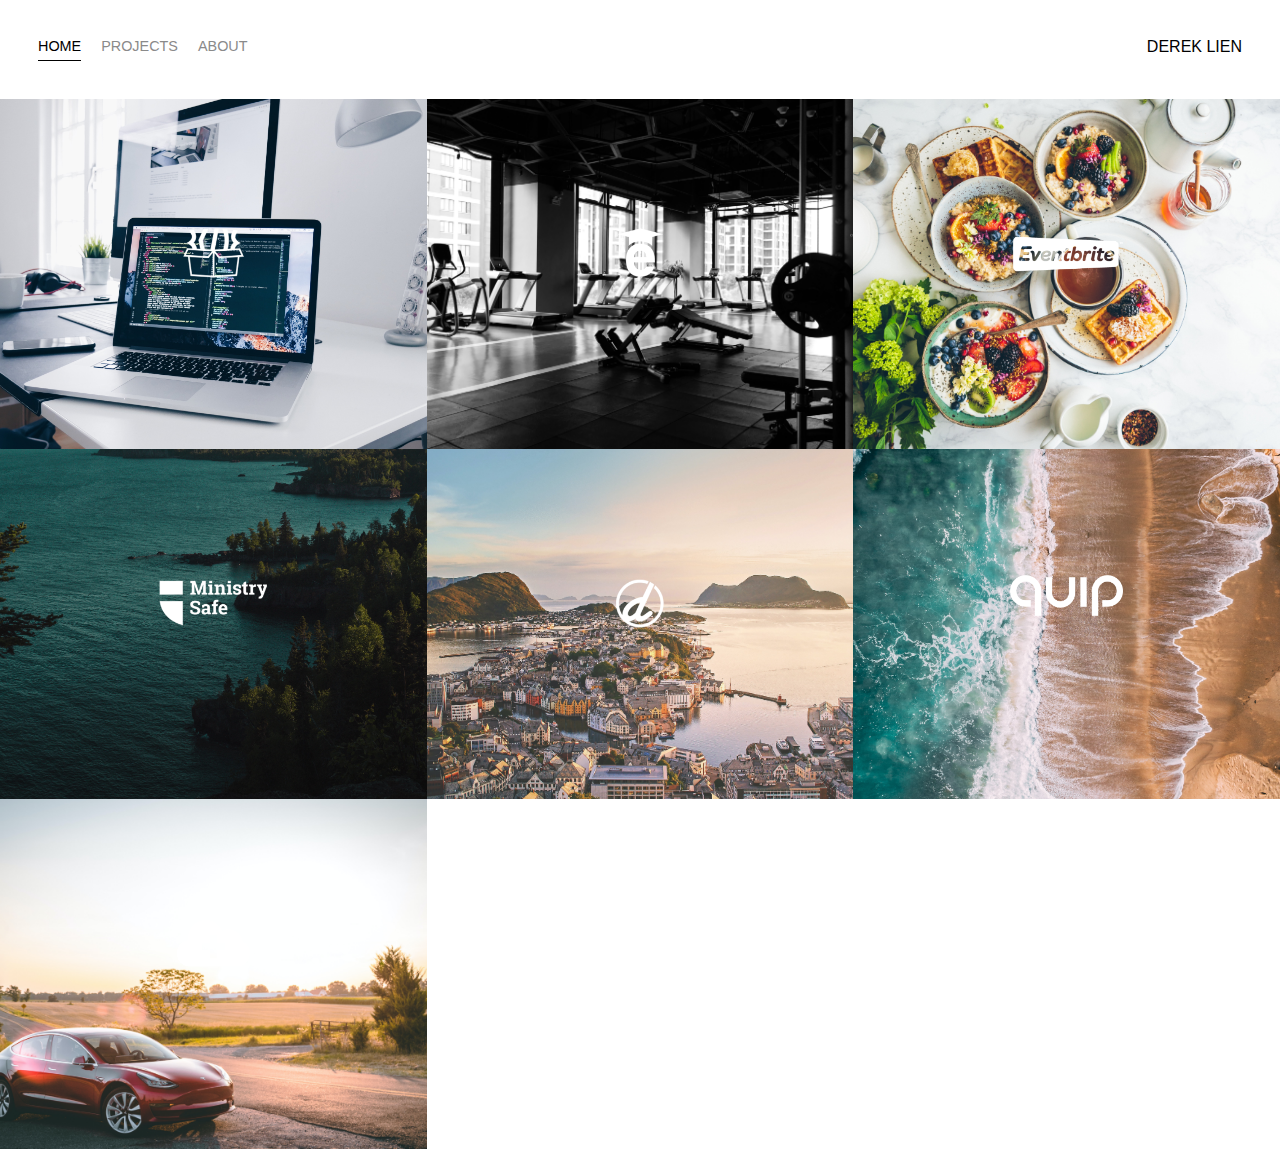
<file: index.html>
<!DOCTYPE html>
<html lang="en">

<head>
    <meta charset="utf-8" />
    <title>Page Title</title>
    <link href="https://fonts.googleapis.com/css2?family=Open+Sans&display=swap" rel="stylesheet">
    <link rel="stylesheet" href="styles.css">
</head>

<body>
    <div class="container">
        <div class="nav-wrapper">
            <div class="left-side">
                <div class="nav-link-wrapper active-nav-link">
                    <a href="index.html">Home</a>
                </div>
                
                <div class="nav-link-wrapper">
                    <a href="projects.html">Projects</a>
                </div>
                
                <div class="nav-link-wrapper">
                    <a href="about.html">About</a>
                </div>
            </div>

            <div class="right-side">
                <div class="class-brand">
                    DEREK LIEN
                </div>
            </div>
        </div>

        <div class="content-wrapper">
            <div class="portfolio-items-wrapper">

                <div class="portfolio-item-wrapper">
                    <div class="portfolio-img-background" style="background-image:url(images/coding.jpg);"></div>
                    <div class="img-text-wrapper">
                        <div class="logo-wrapper">
                            <img src="images/logos/devtrunk.png" alt="">
                        </div>

                        <div class="subtitle">Computer science minor.</div>
                    </div>
                </div>

                <div class="portfolio-item-wrapper">
                    <div class="portfolio-img-background" style="background-image:url(images/fitness.jpg);"></div>
                    <div class="img-text-wrapper">
                        <div class="logo-wrapper">
                            <img src="images/logos/edutechional.png" alt="">
                        </div>

                        <div class="subtitle">Working out and running.</div>
                    </div>
                </div>

                <div class="portfolio-item-wrapper">
                    <div class="portfolio-img-background" style="background-image:url(images/food.jpg);"></div>
                    <div class="img-text-wrapper">
                        <div class="logo-wrapper">
                            <img src="images/logos/eventbrite.png" alt="">
                        </div>

                        <div class="subtitle">Cooking and baking.</div>
                    </div>
                </div>

                <div class="portfolio-item-wrapper">
                    <div class="portfolio-img-background" style="background-image:url(images/minnesota.jpg);"></div>
                    <div class="img-text-wrapper">
                        <div class="logo-wrapper">
                            <img src="images/logos/ministry-safe.png" alt="">
                        </div>

                        <div class="subtitle">University and current home.</div>
                    </div>
                </div>

                <div class="portfolio-item-wrapper">
                    <div class="portfolio-img-background" style="background-image:url(images/norway.jpg);"></div>
                    <div class="img-text-wrapper">
                        <div class="logo-wrapper">
                            <img src="images/logos/open-devos.png" alt="">
                        </div>

                        <div class="subtitle">Norwegian heritage.</div>
                    </div>
                </div>

                <div class="portfolio-item-wrapper">
                    <div class="portfolio-img-background" style="background-image:url(images/ocean.jpg);"></div>
                    <div class="img-text-wrapper">
                        <div class="logo-wrapper">
                            <img src="images/logos/quip.png" alt="">
                        </div>

                        <div class="subtitle">Enjoy swimming in the ocean and sailing.</div>
                    </div>
                </div>

                <div class="portfolio-item-wrapper">
                    <div class="portfolio-img-background" style="background-image:url(images/tesla.jpg);"></div>
                    <div class="img-text-wrapper">
                        <div class="logo-wrapper">
                            <img src="images/logos/shop-hacker.png" alt="">
                        </div>

                        <div class="subtitle">Love all things electric car and Tesla.</div>
                    </div>
                </div>

            </div>
        </div>
    </div>

</body>

<script>
    const portfolioItems = document.querySelectorAll('.portfolio-item-wrapper')

    portfolioItems.forEach(portfolioItem => {
        portfolioItem.addEventListener('mouseover', () => {
            portfolioItem.childNodes[1].classList.add('img-darken');
        })

        portfolioItem.addEventListener('mouseout', () => {
            portfolioItem.childNodes[1].classList.remove('img-darken');
        })
    })
</script>

</html>
</file>
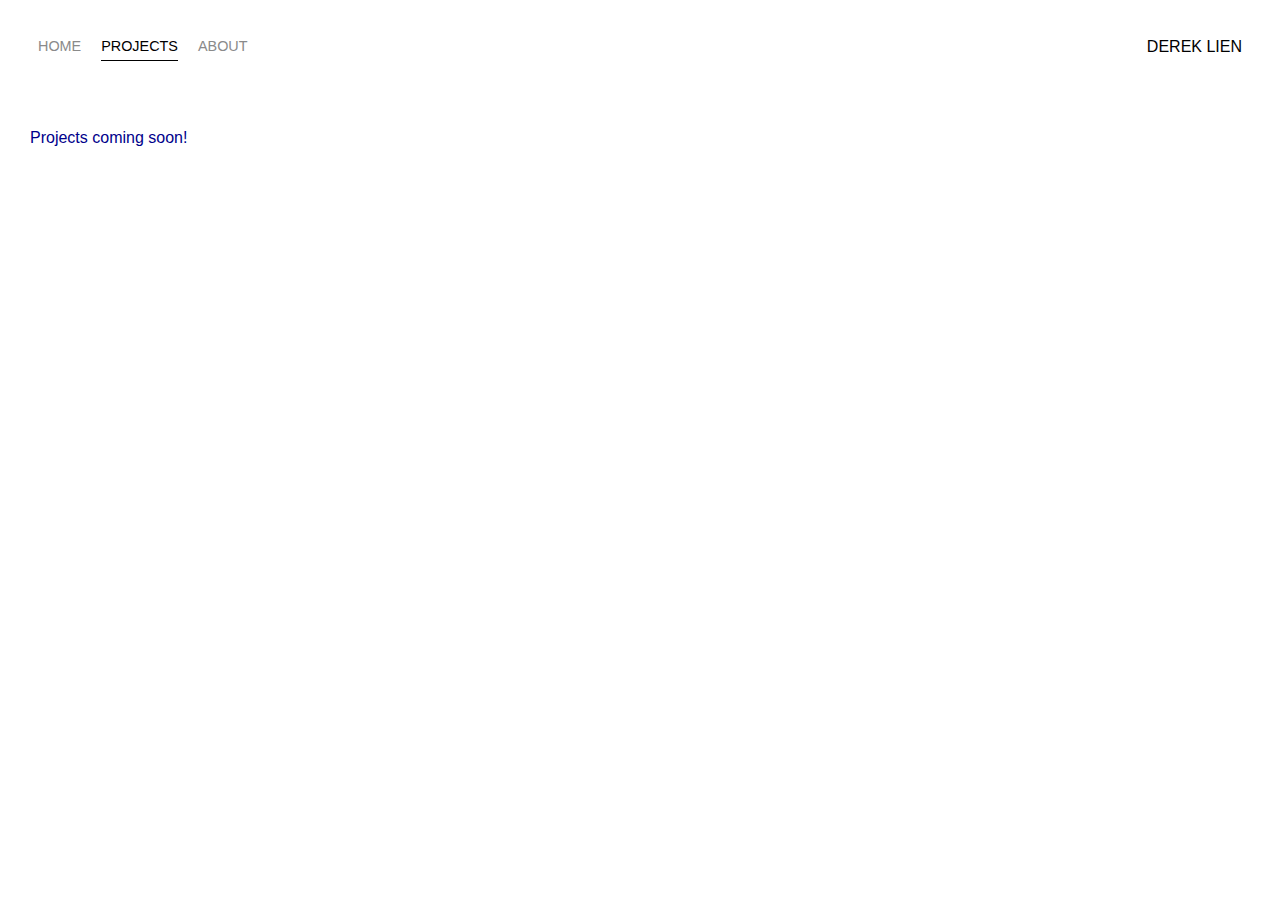
<file: projects.html>
<!DOCTYPE html>
<html lang="en">

<head>
    <meta charset="utf-8" />
    <title>Page Title</title>
    <link href="https://fonts.googleapis.com/css2?family=Open+Sans&display=swap" rel="stylesheet">
    <link rel="stylesheet" href="styles.css">
</head>

<body>
    <div class="container">
        <div class="nav-wrapper">
            <div class="left-side">
                <div class="nav-link-wrapper">
                    <a href="index.html">Home</a>
                </div>

                <div class="nav-link-wrapper active-nav-link">
                    <a href="projects.html">Projects</a>
                </div>
                
                <div class="nav-link-wrapper">
                    <a href="about.html">About</a>
                </div>
            </div>

            <div class="right-side">
                <div class="class-brand">
                    DEREK LIEN
                </div>
            </div>
        </div>

        <div class="content-wrapper">
            <div class="projects-wrapper">
                Projects coming soon!
            </div>
        </div>
    </div>

</body>

</html>
</file>
<file: styles.css>
/*Master styles*/
body {
    font-family: "Lato", sans-serif;
    margin: 0px;
}

.container {
    display: grid;
    grid-template-columns: 1fr;
}

/* Nav styles */
.nav-wrapper {
    display: flex;
    justify-content: space-between;
    padding: 38px;
}

.left-side{
    display: flex;
}

.nav-wrapper > .left-side > div {
    margin-right: 20px;
    font-size: 0.9em;
    text-transform: uppercase;
}

.nav-link-wrapper {
    height: 22px;
    border-bottom: 1px solid transparent;
    transition: border-bottom 0.5s;
}

.nav-link-wrapper a {
    color: #8a8a8a;
    text-decoration: none;
    transition: color 0.5s;
}

.nav-link-wrapper:hover {
    border-bottom: 1px solid black;
}

.nav-link-wrapper a:hover {
    color: black;
}

.active-nav-link {
    border-bottom: 1px solid black;
}

.active-nav-link a {
    color: black !important;
}

/* Portfolio styles */

.portfolio-items-wrapper {
    display: grid;
    grid-template-columns: 1fr 1fr 1fr;
}

.portfolio-item-wrapper {
    position: relative;
}

.portfolio-img-background {
    height: 350px;
    width: 100%;
    background-size: cover;
    background-position: center;
    background-repeat: no-repeat;
}

.img-text-wrapper {
    position: absolute;
    top: 0;
    display: flex;
    flex-direction: column;
    justify-content: center;
    align-items: center;
    height: 100%;
    text-align: center;
    padding-left: 100px;
    padding-right: 100px;
}

.logo-wrapper img {
    width: 50%;
    margin-bottom: 20px;
}

.img-text-wrapper .subtitle {
    transition: 1s;
    font-weight: 600;
    color: transparent;
}

.img-text-wrapper:hover .subtitle {
    font-weight: 600;
    color: lightseagreen;
}

.img-darken {
    transition: 1s;
    filter: brightness(10%);
}

/* Projects page */
.projects-wrapper {
    display: grid;
    grid-template-columns: 1fr;
}

.projects-wrapper {
    padding: 30px;
    color: darkblue;
}

/* About page */
.two-column-wrapper {
    display: grid;
    grid-template-columns: 1fr 1fr;
}

.profile-image-wrapper img {
    width: 100%;
}

.profile-content-wrapper {
    padding: 30px;
}

.profile-content-wrapper h1 {
    color: lightseagreen;
}
</file>
